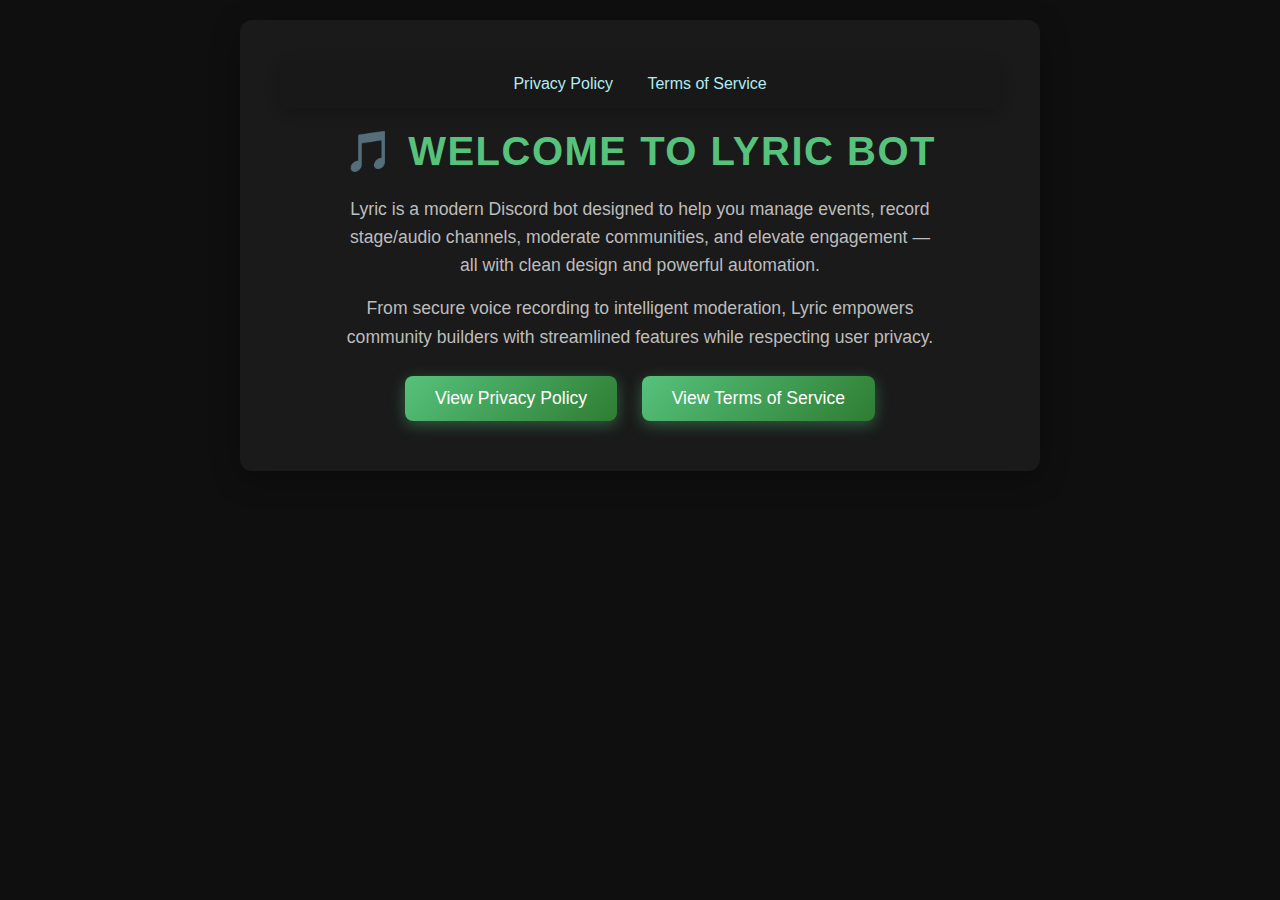
<file: index.html>
<!DOCTYPE html>
<html lang="en">
<head>
  <meta charset="UTF-8" />
  <meta name="viewport" content="width=device-width, initial-scale=1.0"/>
  <title>Lyric Bot – Discord Assistant</title>
  <link rel="stylesheet" href="style.css" />
</head>
<body>
  <div class="container">
    <nav>
      <a class="nav-link" href="privacy.html">Privacy Policy</a>
      <a class="nav-link" href="terms.html">Terms of Service</a>
    </nav>

    <h1>🎵 Welcome to Lyric Bot</h1>
    <p>
      Lyric is a modern Discord bot designed to help you manage events, record stage/audio channels, moderate communities, and elevate engagement — all with clean design and powerful automation.
    </p>

    <p>
      From secure voice recording to intelligent moderation, Lyric empowers community builders with streamlined features while respecting user privacy.
    </p>

    <a href="privacy.html" class="button">View Privacy Policy</a>
    <a href="terms.html" class="button">View Terms of Service</a>
  </div>
</body>
</html>
</file>
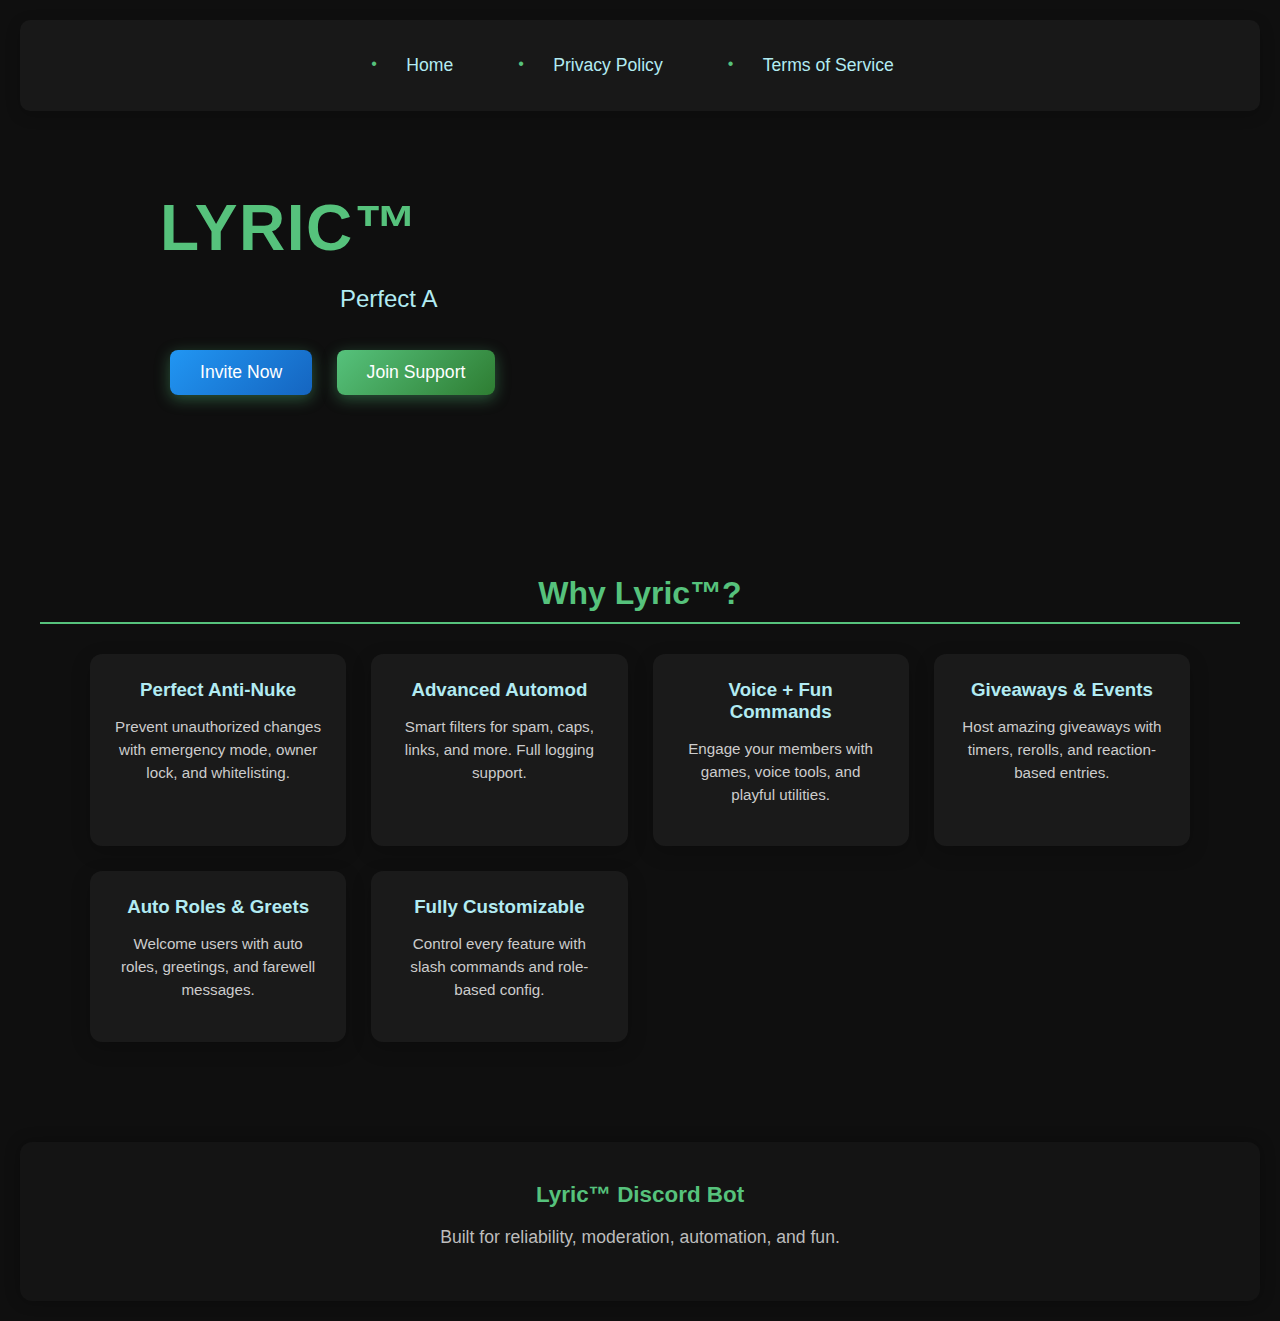
<file: privacy-policy.html>
<!DOCTYPE html>
<html lang="en">
<head>
    <meta charset="UTF-8">
    <meta name="viewport" content="width=device-width, initial-scale=1.0">
    <title>Lyric™ - Discord Bot</title>
    <link rel="stylesheet" href="styles.css">
</head>
<body>

    <nav>
        <ul>
            <li><a href="index.html">Home</a></li>
            <li><a href="privacy-policy.html">Privacy Policy</a></li>
            <li><a href="terms-of-service.html">Terms of Service</a></li>
            <!-- <li><a href="https://discord.com/oauth2/authorize?client_id=1322798569786445939&permissions=8&integration_type=0&scope=bot">Invite Lyric™</a></li> -->
        </ul>
    </nav>

    <header class="hero">
        <h1 class="brand">Lyric™</h1>
        <p class="typing" id="typingText"></p>
        <div class="cta-buttons">
            <a href="https://discord.com/oauth2/authorize?client_id=&permissions=8&integration_type=0&scope=bot" class="button invite-button">Invite Now</a>
            <a href="https://discord.gg/" class="button">Join Support</a>
        </div>
    </header>

    <section class="features">
        <h2>Why Lyric™?</h2>
        <div class="feature-grid">
            <div class="feature-card">
                <h3>Perfect Anti-Nuke</h3>
                <p>Prevent unauthorized changes with emergency mode, owner lock, and whitelisting.</p>
            </div>
            <div class="feature-card">
                <h3>Advanced Automod</h3>
                <p>Smart filters for spam, caps, links, and more. Full logging support.</p>
            </div>
            <div class="feature-card">
                <h3>Voice + Fun Commands</h3>
                <p>Engage your members with games, voice tools, and playful utilities.</p>
            </div>
            <div class="feature-card">
                <h3>Giveaways & Events</h3>
                <p>Host amazing giveaways with timers, rerolls, and reaction-based entries.</p>
            </div>
            <div class="feature-card">
                <h3>Auto Roles & Greets</h3>
                <p>Welcome users with auto roles, greetings, and farewell messages.</p>
            </div>
            <div class="feature-card">
                <h3>Fully Customizable</h3>
                <p>Control every feature with slash commands and role-based config.</p>
            </div>
        </div>
    </section>

    <footer>
        <div class="footer-branding">
            <!-- <img src="Lyric_logo.gif" alt="Lyric Logo" class="footer-logo"> -->
            <h3>Lyric™ Discord Bot</h3>
            <p>Built for reliability, moderation, automation, and fun.</p>
        </div>
        <div class="footer-links">
            <!-- <a href="https://discord.gg/MQED4xXGuC">Support Server</a> | -->
            <!-- <a href="https://discord.com/oauth2/authorize?client_id=1322798569786445939">Invite Lyric</a> | -->
            <!-- <a href="https://serverforge.netlify.app">Powered by D</a> -->
        </div>
        <!-- <div class="footer-credits">
            <p>Developed & Owned by <strong>Aryan [senior.fr]</strong> | Co-Partnered by <strong>Darkkkk [darkkkk.exe]</strong></p>
            <p>&copy; 2025 - <span id="currentYear"></span> Lyric™. All rights reserved.</p>
        </div> -->
    </footer>

    <script src="script.js"></script>
</body>
</html>
</file>
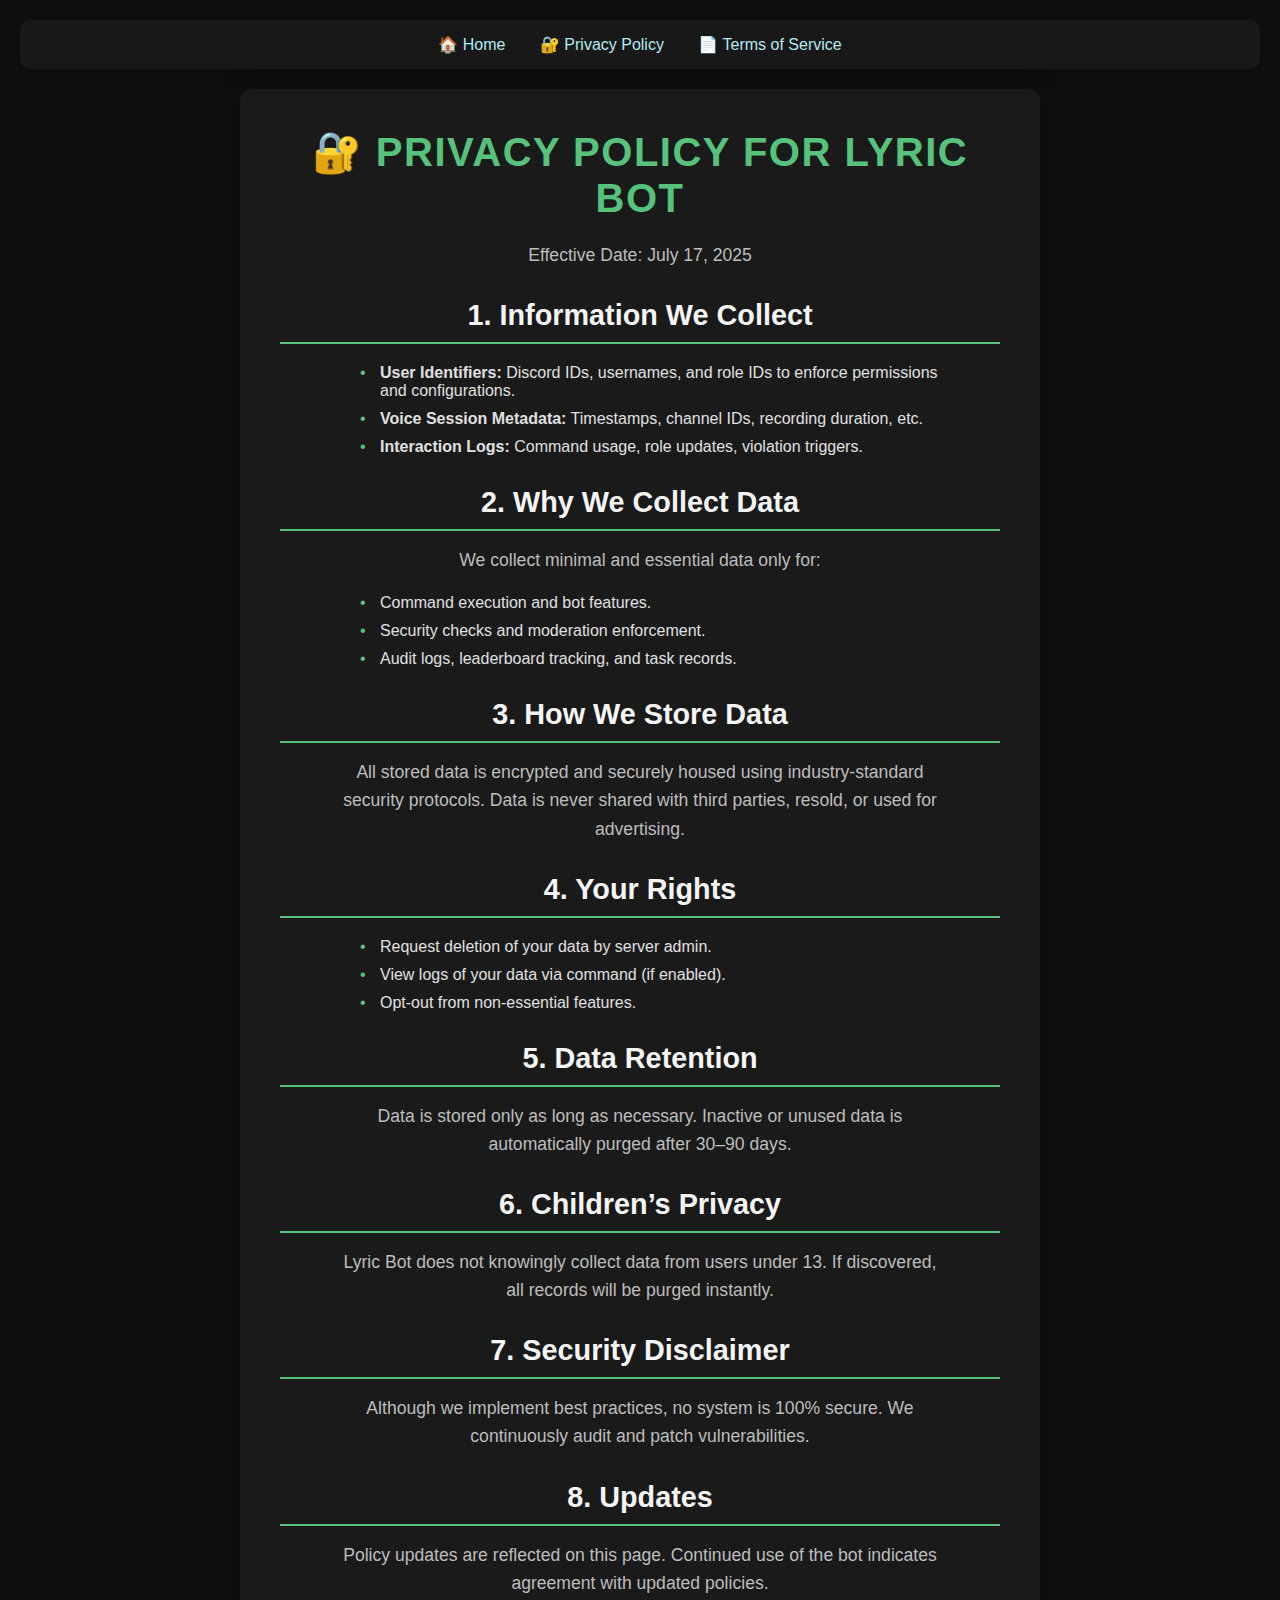
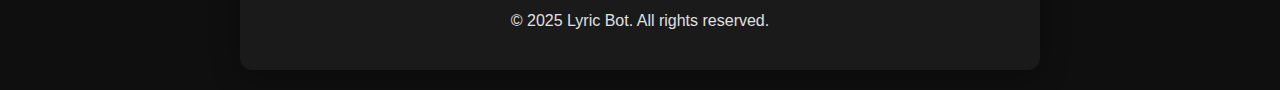
<file: privacy.html>
<!DOCTYPE html>
<html lang="en">
<head>
  <meta charset="UTF-8">
  <meta name="viewport" content="width=device-width, initial-scale=1.0">
  <title>Lyric Bot | Privacy Policy</title>
  <link rel="stylesheet" href="styles.css">
</head>
<body>
  <nav>
    <a class="nav-link" href="index.html">🏠 Home</a>
    <a class="nav-link" href="privacy.html">🔐 Privacy Policy</a>
    <a class="nav-link" href="terms.html">📄 Terms of Service</a>
  </nav>

  <div class="container">
    <h1>🔐 Privacy Policy for Lyric Bot</h1>
    <p>Effective Date: July 17, 2025</p>

    <h2>1. Information We Collect</h2>
    <ul>
      <li><strong>User Identifiers:</strong> Discord IDs, usernames, and role IDs to enforce permissions and configurations.</li>
      <li><strong>Voice Session Metadata:</strong> Timestamps, channel IDs, recording duration, etc.</li>
      <li><strong>Interaction Logs:</strong> Command usage, role updates, violation triggers.</li>
    </ul>

    <h2>2. Why We Collect Data</h2>
    <p>We collect minimal and essential data only for:</p>
    <ul>
      <li>Command execution and bot features.</li>
      <li>Security checks and moderation enforcement.</li>
      <li>Audit logs, leaderboard tracking, and task records.</li>
    </ul>

    <h2>3. How We Store Data</h2>
    <p>
      All stored data is encrypted and securely housed using industry-standard security protocols. Data is never shared with third parties, resold, or used for advertising.
    </p>

    <h2>4. Your Rights</h2>
    <ul>
      <li>Request deletion of your data by server admin.</li>
      <li>View logs of your data via command (if enabled).</li>
      <li>Opt-out from non-essential features.</li>
    </ul>

    <h2>5. Data Retention</h2>
    <p>
      Data is stored only as long as necessary. Inactive or unused data is automatically purged after 30–90 days.
    </p>

    <h2>6. Children’s Privacy</h2>
    <p>
      Lyric Bot does not knowingly collect data from users under 13. If discovered, all records will be purged instantly.
    </p>

    <h2>7. Security Disclaimer</h2>
    <p>
      Although we implement best practices, no system is 100% secure. We continuously audit and patch vulnerabilities.
    </p>

    <h2>8. Updates</h2>
    <p>
      Policy updates are reflected on this page. Continued use of the bot indicates agreement with updated policies.
    </p>

    <div class="footer">
      &copy; 2025 Lyric Bot. All rights reserved.
    </div>
  </div>
</body>
</html>
</file>
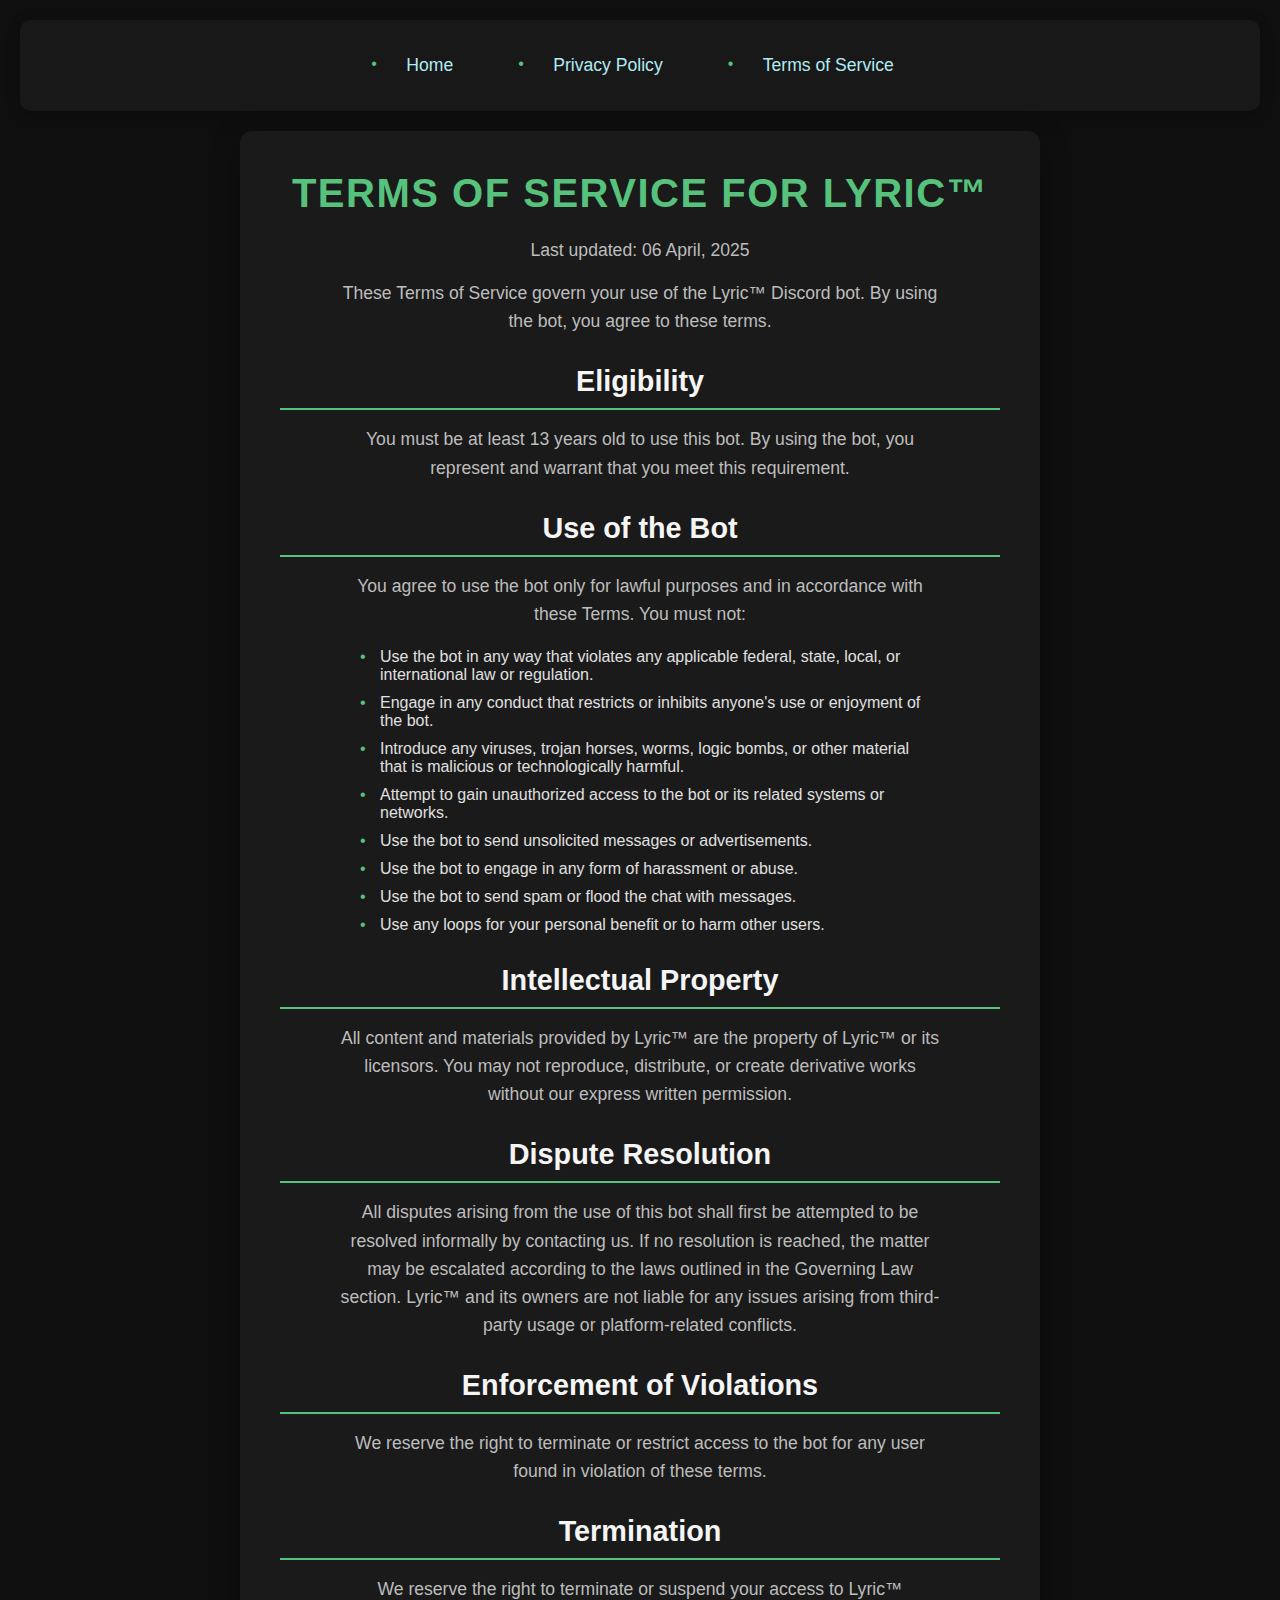
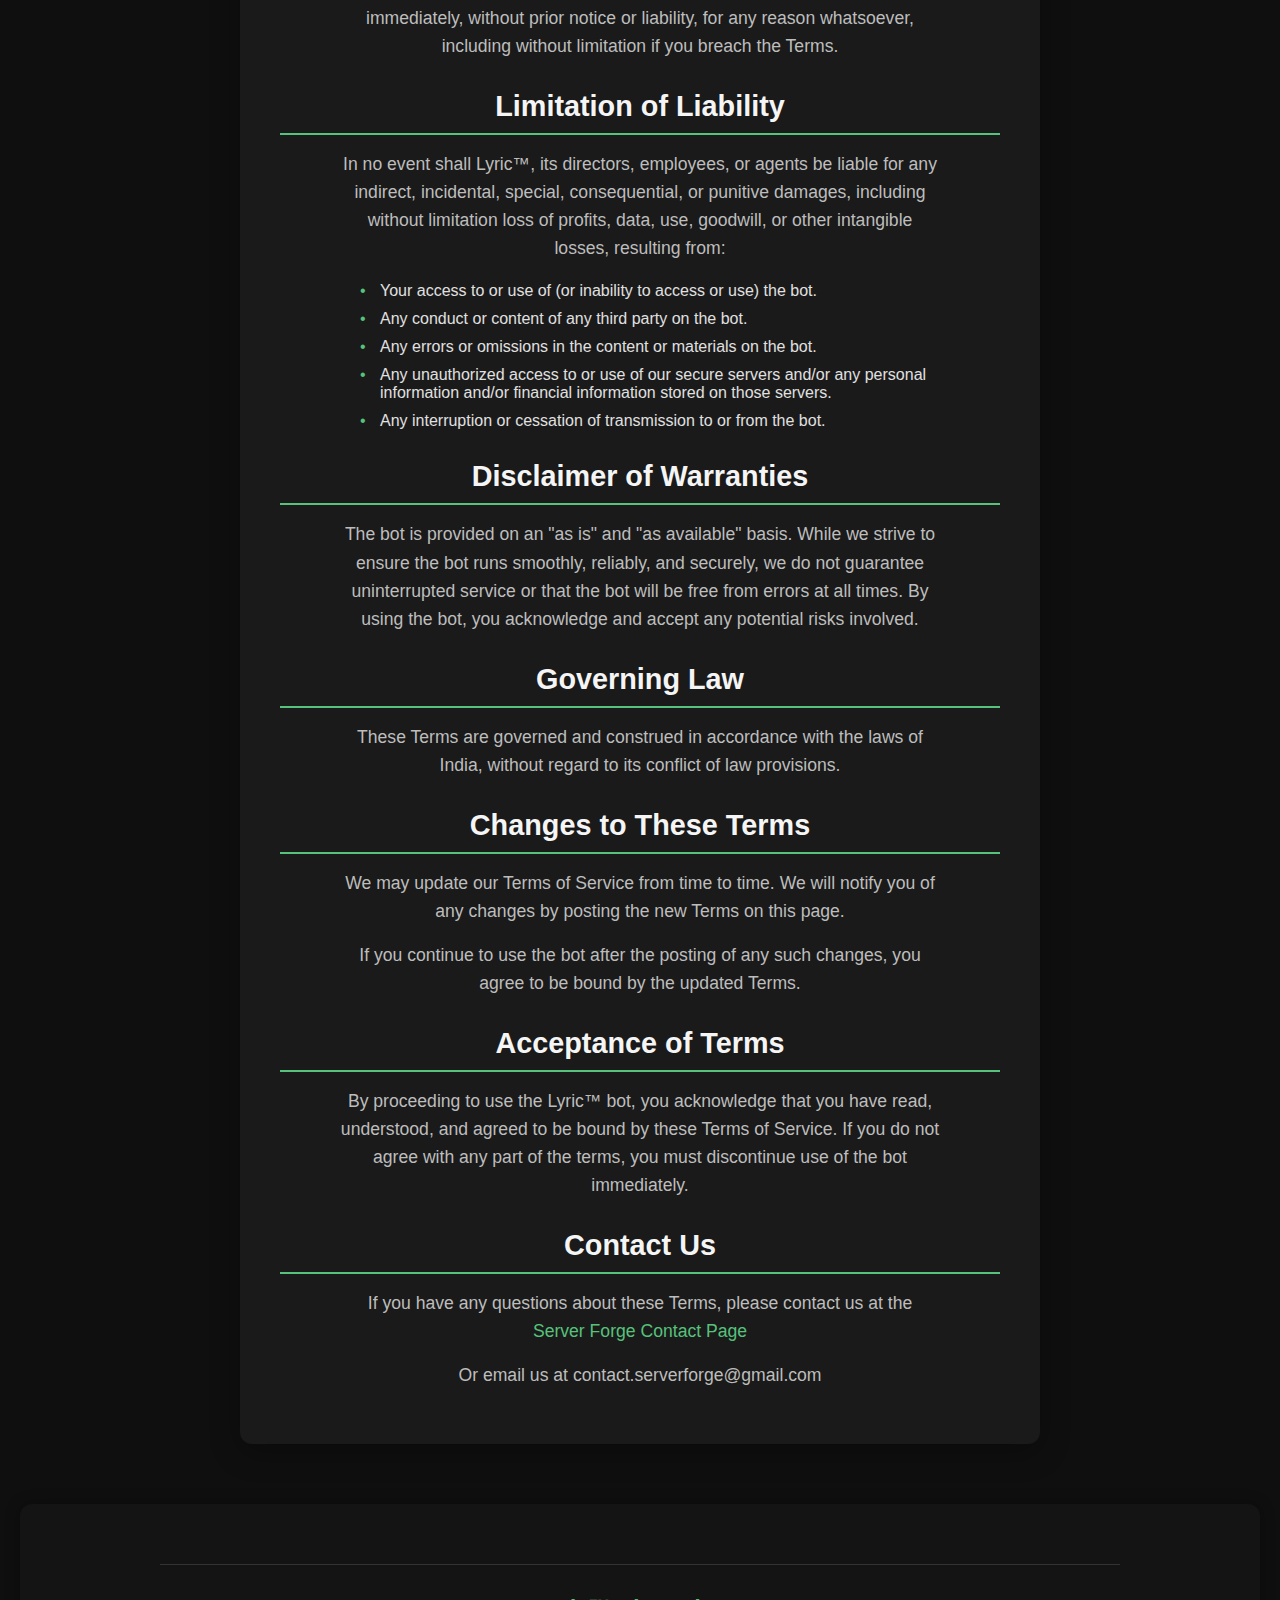
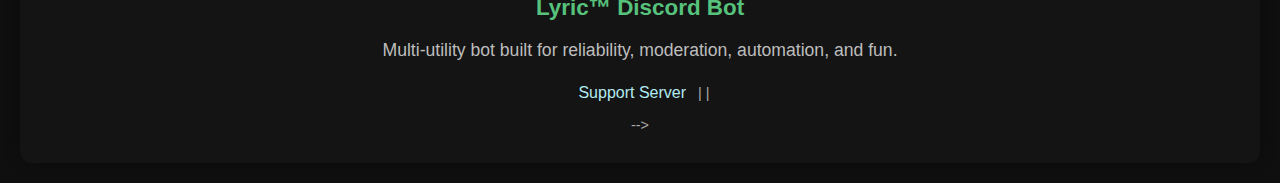
<file: terms-of-service.html>
<!DOCTYPE html>
<html lang="en">
<head>
    <meta charset="UTF-8">
    <meta name="viewport" content="width=device-width, initial-scale=1.0">
    <title>Terms of Service - Lyric™</title>
    <link rel="stylesheet" href="styles.css">
</head>
<body>
    <nav>
        <ul>
            <li><a href="index.html">Home</a></li>
            <li><a href="privacy-policy.html">Privacy Policy</a></li>
            <li><a href="terms-of-service.html">Terms of Service</a></li>
            <!-- <li><a href="https://discord.com/oauth2/authorize?client_id=1322798569786445939&permissions=8&integration_type=0&scope=bot">Invite Lyric™</a></li> -->
        </ul>
    </nav>

    <div class="container">
        <h1>Terms of Service for Lyric™</h1>
        <p>Last updated: 06 April, 2025</p>
        <p>These Terms of Service govern your use of the Lyric™ Discord bot. By using the bot, you agree to these terms.</p>

        <h2>Eligibility</h2>
        <p>You must be at least 13 years old to use this bot. By using the bot, you represent and warrant that you meet this requirement.</p>

        <h2>Use of the Bot</h2>
        <p>You agree to use the bot only for lawful purposes and in accordance with these Terms. You must not:</p>
        <ul>
            <li>Use the bot in any way that violates any applicable federal, state, local, or international law or regulation.</li>
            <li>Engage in any conduct that restricts or inhibits anyone's use or enjoyment of the bot.</li>
            <li>Introduce any viruses, trojan horses, worms, logic bombs, or other material that is malicious or technologically harmful.</li>
            <li>Attempt to gain unauthorized access to the bot or its related systems or networks.</li>
            <li>Use the bot to send unsolicited messages or advertisements.</li>
            <li>Use the bot to engage in any form of harassment or abuse.</li>
            <li>Use the bot to send spam or flood the chat with messages.</li>
            <li>Use any loops for your personal benefit or to harm other users.</li>
        </ul>

        <h2>Intellectual Property</h2>
        <p>All content and materials provided by Lyric™ are the property of Lyric™ or its licensors. You may not reproduce, distribute, or create derivative works without our express written permission.</p>

        <h2>Dispute Resolution</h2>
        <p>All disputes arising from the use of this bot shall first be attempted to be resolved informally by contacting us. If no resolution is reached, the matter may be escalated according to the laws outlined in the Governing Law section.
             Lyric™ and its owners are not liable for any issues arising from third-party usage or platform-related conflicts.</p>

        <h2>Enforcement of Violations</h2>
        <p>We reserve the right to terminate or restrict access to the bot for any user found in violation of these terms.</p>

        <h2>Termination</h2>
        <p>We reserve the right to terminate or suspend your access to Lyric™ immediately, without prior notice or liability, for any reason whatsoever, including without limitation if you breach the Terms.</p>

        <h2>Limitation of Liability</h2>
        <p>In no event shall Lyric™, its directors, employees, or agents be liable for any indirect, incidental, special, consequential, or punitive damages, including without limitation loss of profits, data, use, goodwill, or other intangible losses, resulting from:</p>
        <ul>
            <li>Your access to or use of (or inability to access or use) the bot.</li>
            <li>Any conduct or content of any third party on the bot.</li>
            <li>Any errors or omissions in the content or materials on the bot.</li>
            <li>Any unauthorized access to or use of our secure servers and/or any personal information and/or financial information stored on those servers.</li>
            <li>Any interruption or cessation of transmission to or from the bot.</li>
        </ul>

        <h2>Disclaimer of Warranties</h2>
        <p>The bot is provided on an "as is" and "as available" basis. While we strive to ensure the bot runs smoothly, reliably, and securely, we do not guarantee uninterrupted service or that the bot will be free from errors at all times. By using the bot, you acknowledge and accept any potential risks involved.</p>

        <h2>Governing Law</h2>
        <p>These Terms are governed and construed in accordance with the laws of India, without regard to its conflict of law provisions.</p>

        <h2>Changes to These Terms</h2>
        <p>We may update our Terms of Service from time to time. We will notify you of any changes by posting the new Terms on this page.</p>
        <p>If you continue to use the bot after the posting of any such changes, you agree to be bound by the updated Terms.</p>

        <h2>Acceptance of Terms</h2>
        <p>By proceeding to use the Lyric™ bot, you acknowledge that you have read, understood, and agreed to be bound by these Terms of Service. If you do not agree with any part of the terms, you must discontinue use of the bot immediately.</p>


        <h2>Contact Us</h2>
        <p>If you have any questions about these Terms, please contact us at the <a href="https://serverforge.netlify.app/contact"> Server Forge Contact Page </a></p>
        <p>Or email us at contact.serverforge@gmail.com</p> 
    </div>
    <footer>
        <hr style="border: none; border-top: 1px solid #333; margin: 30px auto; width: 80%;">
        <div class="footer-branding">
            <!-- <img src="Lyric_logo.gif" alt="Lyric Logo" class="footer-logo"> -->
            <h3>Lyric™ Discord Bot</h3>
            <p>Multi-utility bot built for reliability, moderation, automation, and fun.</p>
        </div>
    
        <div class="footer-links">
            <a href="https://discord.gg/MQED4xXGuC" target="_blank">Support Server</a>
            |
            <!-- <a href="https://discord.com/oauth2/authorize?client_id=1322798569786445939" target="_blank">Invite Lyric</a> -->
            |
            <!-- <a href="https://serverforge.netlify.app" target="_blank">Powered by Server Forge</a> -->
        </div>
    
        <!-- <div pclass="/"> -->
            <!-- <>Developed by <strong>Aryan [senior.fr]</strong> | Owned by <strong>Aryan [senior.fr]</strong></p>
            <p> Co-Partnered by <strong>Darkkkk [darkkkk.exe]</strong> </p>
            <p>&copy; 2025 - <span id="currentYear"></span> Lyric™. All rights reserved.</p>
        <!-- </div> --> -->
    </footer>
    
    <script src="script.js">
    </script>
    
</body>
</html>
</file>
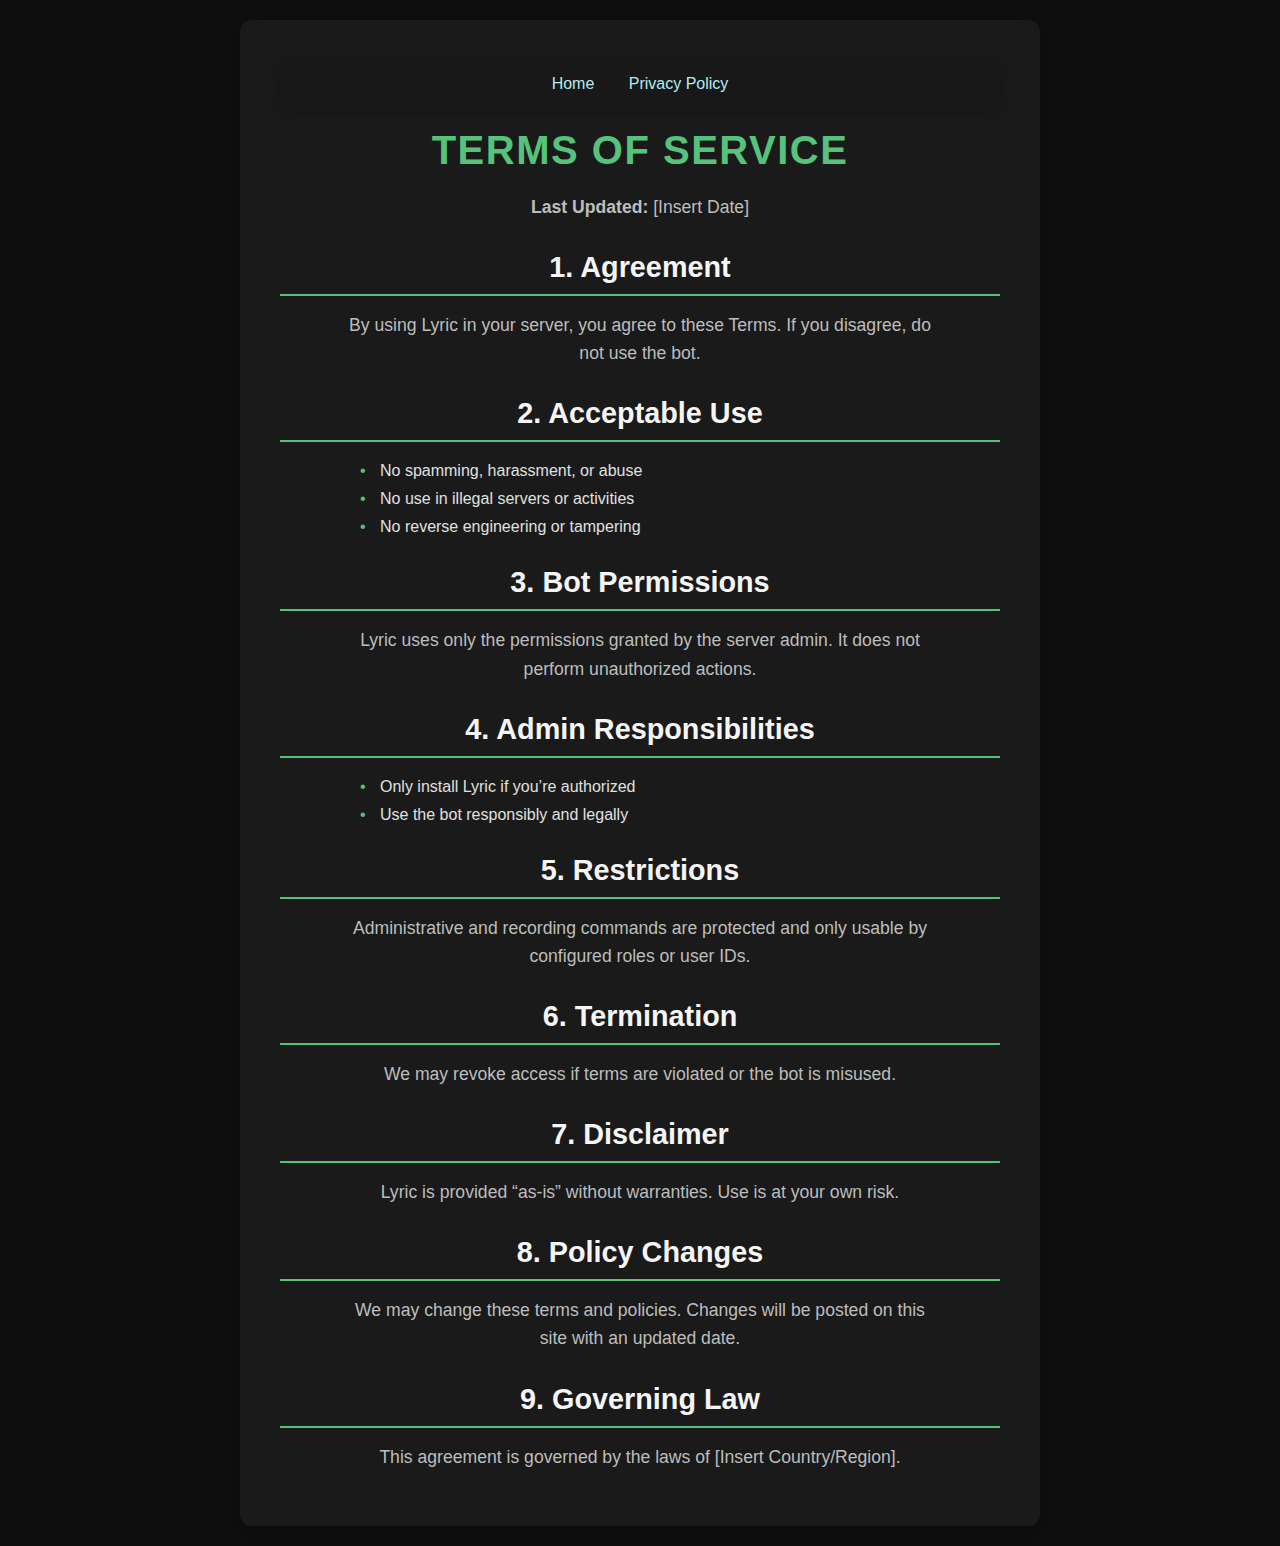
<file: terms.html>
<!DOCTYPE html>
<html lang="en">
<head>
  <meta charset="UTF-8" />
  <meta name="viewport" content="width=device-width, initial-scale=1.0"/>
  <title>Terms of Service – Lyric Bot</title>
  <link rel="stylesheet" href="style.css" />
</head>
<body>
  <div class="container">
    <nav>
      <a class="nav-link" href="index.html">Home</a>
      <a class="nav-link" href="privacy.html">Privacy Policy</a>
    </nav>

    <h1>Terms of Service</h1>
    <p><strong>Last Updated:</strong> [Insert Date]</p>

    <h2>1. Agreement</h2>
    <p>By using Lyric in your server, you agree to these Terms. If you disagree, do not use the bot.</p>

    <h2>2. Acceptable Use</h2>
    <ul>
      <li>No spamming, harassment, or abuse</li>
      <li>No use in illegal servers or activities</li>
      <li>No reverse engineering or tampering</li>
    </ul>

    <h2>3. Bot Permissions</h2>
    <p>Lyric uses only the permissions granted by the server admin. It does not perform unauthorized actions.</p>

    <h2>4. Admin Responsibilities</h2>
    <ul>
      <li>Only install Lyric if you’re authorized</li>
      <li>Use the bot responsibly and legally</li>
    </ul>

    <h2>5. Restrictions</h2>
    <p>Administrative and recording commands are protected and only usable by configured roles or user IDs.</p>

    <h2>6. Termination</h2>
    <p>We may revoke access if terms are violated or the bot is misused.</p>

    <h2>7. Disclaimer</h2>
    <p>Lyric is provided “as-is” without warranties. Use is at your own risk.</p>

    <h2>8. Policy Changes</h2>
    <p>We may change these terms and policies. Changes will be posted on this site with an updated date.</p>

    <h2>9. Governing Law</h2>
    <p>This agreement is governed by the laws of [Insert Country/Region].</p>
  </div>
</body>
</html>
</file>
<file: style.css>
* {
    margin: 0;
    padding: 0;
    box-sizing: border-box;
    font-family: 'Segoe UI', sans-serif;
}

body {
    background-color: #0f0f0f;
    color: #e0e0e0;
    padding: 20px;
}

nav {
    background: #181818;
    border-radius: 10px;
    margin-bottom: 30px;
    padding: 15px;
    text-align: center;
}

nav ul {
    display: flex;
    justify-content: center;
    flex-wrap: wrap;
    list-style: none;
    gap: 20px;
}

nav a {
    color: #b2ebf2;
    text-decoration: none;
    font-size: 1rem;
    transition: 0.3s ease;
    padding: 8px 15px;
    border-radius: 8px;
}

nav a:hover {
    background: #222;
    color: #56c27c;
}

.hero {
    text-align: left;
    max-width: 1000px;
    margin: 0 auto 40px;
    padding: 60px 20px;
}

.brand {
    font-size: 4rem;
    color: #56c27c;
    font-weight: 700;
    margin-bottom: 10px;
}

.typing {
    font-size: 1.5rem;
    color: #b2ebf2;
    height: 30px;
}

.cta-buttons {
    margin-top: 30px;
}

.button {
    display: inline-block;
    margin: 10px 15px 0 0;
    padding: 12px 25px;
    font-size: 1rem;
    color: white;
    background: linear-gradient(135deg, #56c27c, #2e7d32);
    border: none;
    border-radius: 10px;
    text-decoration: none;
    transition: all 0.3s ease;
    box-shadow: 0 4px 15px rgba(86, 194, 124, 0.3);
}

.button:hover {
    transform: translateY(-2px);
    background: linear-gradient(135deg, #45a049, #1b5e20);
}

.invite-button {
    background: linear-gradient(135deg, #2196F3, #1565C0);
}

.invite-button:hover {
    background: linear-gradient(135deg, #1976D2, #0D47A1);
}

.features {
    text-align: center;
    padding: 40px 20px;
}

.features h2 {
    font-size: 2rem;
    color: #56c27c;
    margin-bottom: 30px;
}

.feature-grid {
    display: grid;
    grid-template-columns: repeat(auto-fit, minmax(250px, 1fr));
    gap: 25px;
    max-width: 1100px;
    margin: auto;
}

.feature-card {
    background: #1a1a1a;
    padding: 25px;
    border-radius: 12px;
    box-shadow: 0 6px 20px rgba(0,0,0,0.2);
    transition: transform 0.3s;
}

.feature-card:hover {
    transform: translateY(-5px);
}

.feature-card h3 {
    color: #b2ebf2;
    margin-bottom: 10px;
}

.feature-card p {
    color: #ccc;
    font-size: 0.95rem;
    line-height: 1.5;
}

footer {
    background: #141414;
    padding: 30px 20px;
    border-radius: 10px;
    margin-top: 60px;
    text-align: center;
    color: #999;
}

.footer-logo {
    width: 60px;
    border-radius: 8px;
    margin-bottom: 10px;
    box-shadow: 0 4px 10px rgba(86, 194, 124, 0.2);
}

.footer-links {
    margin: 20px 0;
}

.footer-links a {
    color: #b2ebf2;
    margin: 0 8px;
    font-size: 0.95rem;
}

.footer-links a:hover {
    color: #56c27c;
    text-decoration: underline;
}

.footer-credits p {
    margin: 5px 0;
    font-size: 0.85rem;
    color: #888;
}

@media (max-width: 600px) {
    .brand {
        font-size: 2.5rem;
    }

    .typing {
        font-size: 1.1rem;
    }
}


/* General Reset */
* {
    margin: 0;
    padding: 0;
    box-sizing: border-box;
    font-family: 'Inter', sans-serif;
}

/* Body Styling */
body {
    background-color: #0f0f0f;
    color: #e0e0e0;
    text-align: center;
    padding: 20px;
}

/* Container */
.container {
    max-width: 800px;
    margin: auto;
    background: #1a1a1a;
    padding: 40px;
    border-radius: 12px;
    box-shadow: 0px 8px 30px rgba(0, 0, 0, 0.3);
    transition: transform 0.3s;
}

.container:hover {
    transform: scale(1.02);
}

/* Headings */
h1 {
    font-size: 2.5rem;
    color: #56c27c;
    text-transform: uppercase;
    margin-bottom: 20px;
    letter-spacing: 1.5px;
}

h2 {
    font-size: 1.8rem;
    color: #f5f5f5;
    margin-top: 30px;
    border-bottom: 2px solid #56c27c;
    padding-bottom: 10px;
}

/* Paragraphs */
p {
    font-size: 1.1rem;
    line-height: 1.6;
    margin: 15px auto;
    max-width: 600px;
    color: #bdbdbd;
}

/* Lists */
ul {
    text-align: left;
    margin: 20px auto;
    max-width: 600px;
    padding-left: 20px;
    list-style: none;
}

ul li {
    margin-bottom: 10px;
    position: relative;
    padding-left: 20px;
}

ul li::before {
    content: '•';
    color: #56c27c;
    position: absolute;
    left: 0;
    top: 0;
}

/* Navigation Bar */
nav {
    background: #181818;
    padding: 15px 0;
    border-radius: 10px;
    margin-bottom: 20px;
    box-shadow: 0px 4px 15px rgba(0, 0, 0, 0.2);
}

.nav-container {
    display: flex;
    justify-content: center;
    align-items: center;
    flex-wrap: wrap;
}

nav ul {
    list-style: none;
    display: flex;
    padding: 0;
}

nav ul li { 
    margin: 0 15px;
}

nav ul li a {
    color: #b2ebf2;
    text-decoration: none;
    font-size: 1.1rem;
    padding: 8px 15px;
    border-radius: 6px;
    transition: all 0.3s ease-in-out;
}

nav ul li a:hover {
    background: #222;
    color: #56c27c;
}

/* Buttons */
.button-container {
    margin-top: 30px;
}

.button {
    display: inline-block;
    padding: 12px 30px;
    margin: 10px;
    background: linear-gradient(135deg, #56c27c, #2e7d32);
    color: white;
    text-decoration: none;
    border-radius: 8px;
    font-size: 1.1rem;
    transition: all 0.3s;
    box-shadow: 0px 4px 15px rgba(86, 194, 124, 0.4);
}

.button:hover {
    background: linear-gradient(135deg, #45a049, #1b5e20);
    transform: translateY(-3px);
    box-shadow: 0px 6px 20px rgba(76, 175, 80, 0.6);
}

/* Special Invite Button */
.invite-button {
    background: linear-gradient(135deg, #2196F3, #1565C0);
}

.invite-button:hover {
    background: linear-gradient(135deg, #1976D2, #0D47A1);
}

/* Links */
a {
    color: #56c27c;
    text-decoration: none;
    transition: color 0.3s ease-in-out;
}

a:hover {
    color: #33a065;
    text-decoration: underline;
}

/* Footer */
footer {
    margin-top: 40px;
    font-size: 0.9rem;
    color: #777;
    text-align: center;
}

/* Responsive Design */
@media (max-width: 768px) {
    .container {
        width: 90%;
        padding: 25px;  
    }

    nav ul {
        flex-direction: column;
        align-items: center;
    }

    nav ul li {
        margin-bottom: 10px;
    }
}
/* Footer Styling */
footer {
    margin-top: 60px;
    padding: 30px 20px;
    background-color: #141414;
    color: #aaa;
    border-radius: 12px;
    box-shadow: 0px 0px 15px rgba(0, 0, 0, 0.3);
    text-align: center;
}

.footer-branding {
    margin-bottom: 20px;
}

.footer-logo {
    width: 60px;
    height: 60px;
    margin-bottom: 10px;
    border-radius: 10px;
    box-shadow: 0px 4px 10px rgba(86, 194, 124, 0.3);
}

.footer-branding h3 {
    color: #56c27c;
    margin: 10px 0 5px;
    font-size: 1.4rem;
}

.footer-links {
    margin: 15px 0;
}

.footer-links a {
    color: #b2ebf2;
    margin: 0 8px;
    font-size: 1rem;
    transition: color 0.3s ease;
}

.footer-links a:hover {
    color: #56c27c;
    text-decoration: underline;
}

.footer-credits p {
    font-size: 0.95rem;
    color: #888;
    margin: 4px 0;
}

@media (max-width: 600px) {
    .footer-links {
        display: flex;
        flex-direction: column;
        gap: 6px;
    }
}
/* Modal Styling */
.modal-overlay {
    position: fixed;
    top: 0;
    left: 0;
    width: 100%;
    height: 100%;
    background: rgba(0, 0, 0, 0.7);
    display: flex;
    justify-content: center;
    align-items: center;
    z-index: 9999;
}

.modal-box {
    background: #1f1f1f;
    padding: 30px;
    border-radius: 12px;
    box-shadow: 0 0 20px rgba(0, 255, 128, 0.2);
    max-width: 400px;
    width: 90%;
    color: #eee;
    text-align: center;
}

.modal-box h2 {
    margin-bottom: 10px;
    color: #56c27c;
}

.modal-box input {
    width: 80%;
    padding: 10px;
    margin-top: 15px;
    border-radius: 8px;
    border: none;
    background: #2c2c2c;
    color: #fff;
}

.modal-actions {
    margin-top: 20px;
}

.modal-actions button {
    background: #56c27c;
    color: white;
    padding: 10px 25px;
    border: none;
    border-radius: 8px;
    cursor: pointer;
    transition: background 0.3s ease;
}

.modal-actions button:hover {
    background: #45a049;
}
</file>
<file: styles.css>
* {
    margin: 0;
    padding: 0;
    box-sizing: border-box;
    font-family: 'Segoe UI', sans-serif;
}

body {
    background-color: #0f0f0f;
    color: #e0e0e0;
    padding: 20px;
}

nav {
    background: #181818;
    border-radius: 10px;
    margin-bottom: 30px;
    padding: 15px;
    text-align: center;
}

nav ul {
    display: flex;
    justify-content: center;
    flex-wrap: wrap;
    list-style: none;
    gap: 20px;
}

nav a {
    color: #b2ebf2;
    text-decoration: none;
    font-size: 1rem;
    transition: 0.3s ease;
    padding: 8px 15px;
    border-radius: 8px;
}

nav a:hover {
    background: #222;
    color: #56c27c;
}

.hero {
    text-align: left;
    max-width: 1000px;
    margin: 0 auto 40px;
    padding: 60px 20px;
}

.brand {
    font-size: 4rem;
    color: #56c27c;
    font-weight: 700;
    margin-bottom: 10px;
}

.typing {
    font-size: 1.5rem;
    color: #b2ebf2;
    height: 30px;
}

.cta-buttons {
    margin-top: 30px;
}

.button {
    display: inline-block;
    margin: 10px 15px 0 0;
    padding: 12px 25px;
    font-size: 1rem;
    color: white;
    background: linear-gradient(135deg, #56c27c, #2e7d32);
    border: none;
    border-radius: 10px;
    text-decoration: none;
    transition: all 0.3s ease;
    box-shadow: 0 4px 15px rgba(86, 194, 124, 0.3);
}

.button:hover {
    transform: translateY(-2px);
    background: linear-gradient(135deg, #45a049, #1b5e20);
}

.invite-button {
    background: linear-gradient(135deg, #2196F3, #1565C0);
}

.invite-button:hover {
    background: linear-gradient(135deg, #1976D2, #0D47A1);
}

.features {
    text-align: center;
    padding: 40px 20px;
}

.features h2 {
    font-size: 2rem;
    color: #56c27c;
    margin-bottom: 30px;
}

.feature-grid {
    display: grid;
    grid-template-columns: repeat(auto-fit, minmax(250px, 1fr));
    gap: 25px;
    max-width: 1100px;
    margin: auto;
}

.feature-card {
    background: #1a1a1a;
    padding: 25px;
    border-radius: 12px;
    box-shadow: 0 6px 20px rgba(0,0,0,0.2);
    transition: transform 0.3s;
}

.feature-card:hover {
    transform: translateY(-5px);
}

.feature-card h3 {
    color: #b2ebf2;
    margin-bottom: 10px;
}

.feature-card p {
    color: #ccc;
    font-size: 0.95rem;
    line-height: 1.5;
}

footer {
    background: #141414;
    padding: 30px 20px;
    border-radius: 10px;
    margin-top: 60px;
    text-align: center;
    color: #999;
}

.footer-logo {
    width: 60px;
    border-radius: 8px;
    margin-bottom: 10px;
    box-shadow: 0 4px 10px rgba(86, 194, 124, 0.2);
}

.footer-links {
    margin: 20px 0;
}

.footer-links a {
    color: #b2ebf2;
    margin: 0 8px;
    font-size: 0.95rem;
}

.footer-links a:hover {
    color: #56c27c;
    text-decoration: underline;
}

.footer-credits p {
    margin: 5px 0;
    font-size: 0.85rem;
    color: #888;
}

@media (max-width: 600px) {
    .brand {
        font-size: 2.5rem;
    }

    .typing {
        font-size: 1.1rem;
    }
}


/* General Reset */
* {
    margin: 0;
    padding: 0;
    box-sizing: border-box;
    font-family: 'Inter', sans-serif;
}

/* Body Styling */
body {
    background-color: #0f0f0f;
    color: #e0e0e0;
    text-align: center;
    padding: 20px;
}

/* Container */
.container {
    max-width: 800px;
    margin: auto;
    background: #1a1a1a;
    padding: 40px;
    border-radius: 12px;
    box-shadow: 0px 8px 30px rgba(0, 0, 0, 0.3);
    transition: transform 0.3s;
}

.container:hover {
    transform: scale(1.02);
}

/* Headings */
h1 {
    font-size: 2.5rem;
    color: #56c27c;
    text-transform: uppercase;
    margin-bottom: 20px;
    letter-spacing: 1.5px;
}

h2 {
    font-size: 1.8rem;
    color: #f5f5f5;
    margin-top: 30px;
    border-bottom: 2px solid #56c27c;
    padding-bottom: 10px;
}

/* Paragraphs */
p {
    font-size: 1.1rem;
    line-height: 1.6;
    margin: 15px auto;
    max-width: 600px;
    color: #bdbdbd;
}

/* Lists */
ul {
    text-align: left;
    margin: 20px auto;
    max-width: 600px;
    padding-left: 20px;
    list-style: none;
}

ul li {
    margin-bottom: 10px;
    position: relative;
    padding-left: 20px;
}

ul li::before {
    content: '•';
    color: #56c27c;
    position: absolute;
    left: 0;
    top: 0;
}

/* Navigation Bar */
nav {
    background: #181818;
    padding: 15px 0;
    border-radius: 10px;
    margin-bottom: 20px;
    box-shadow: 0px 4px 15px rgba(0, 0, 0, 0.2);
}

.nav-container {
    display: flex;
    justify-content: center;
    align-items: center;
    flex-wrap: wrap;
}

nav ul {
    list-style: none;
    display: flex;
    padding: 0;
}

nav ul li { 
    margin: 0 15px;
}

nav ul li a {
    color: #b2ebf2;
    text-decoration: none;
    font-size: 1.1rem;
    padding: 8px 15px;
    border-radius: 6px;
    transition: all 0.3s ease-in-out;
}

nav ul li a:hover {
    background: #222;
    color: #56c27c;
}

/* Buttons */
.button-container {
    margin-top: 30px;
}

.button {
    display: inline-block;
    padding: 12px 30px;
    margin: 10px;
    background: linear-gradient(135deg, #56c27c, #2e7d32);
    color: white;
    text-decoration: none;
    border-radius: 8px;
    font-size: 1.1rem;
    transition: all 0.3s;
    box-shadow: 0px 4px 15px rgba(86, 194, 124, 0.4);
}

.button:hover {
    background: linear-gradient(135deg, #45a049, #1b5e20);
    transform: translateY(-3px);
    box-shadow: 0px 6px 20px rgba(76, 175, 80, 0.6);
}

/* Special Invite Button */
.invite-button {
    background: linear-gradient(135deg, #2196F3, #1565C0);
}

.invite-button:hover {
    background: linear-gradient(135deg, #1976D2, #0D47A1);
}

/* Links */
a {
    color: #56c27c;
    text-decoration: none;
    transition: color 0.3s ease-in-out;
}

a:hover {
    color: #33a065;
    text-decoration: underline;
}

/* Footer */
footer {
    margin-top: 40px;
    font-size: 0.9rem;
    color: #777;
    text-align: center;
}

/* Responsive Design */
@media (max-width: 768px) {
    .container {
        width: 90%;
        padding: 25px;  
    }

    nav ul {
        flex-direction: column;
        align-items: center;
    }

    nav ul li {
        margin-bottom: 10px;
    }
}
/* Footer Styling */
footer {
    margin-top: 60px;
    padding: 30px 20px;
    background-color: #141414;
    color: #aaa;
    border-radius: 12px;
    box-shadow: 0px 0px 15px rgba(0, 0, 0, 0.3);
    text-align: center;
}

.footer-branding {
    margin-bottom: 20px;
}

.footer-logo {
    width: 60px;
    height: 60px;
    margin-bottom: 10px;
    border-radius: 10px;
    box-shadow: 0px 4px 10px rgba(86, 194, 124, 0.3);
}

.footer-branding h3 {
    color: #56c27c;
    margin: 10px 0 5px;
    font-size: 1.4rem;
}

.footer-links {
    margin: 15px 0;
}

.footer-links a {
    color: #b2ebf2;
    margin: 0 8px;
    font-size: 1rem;
    transition: color 0.3s ease;
}

.footer-links a:hover {
    color: #56c27c;
    text-decoration: underline;
}

.footer-credits p {
    font-size: 0.95rem;
    color: #888;
    margin: 4px 0;
}

@media (max-width: 600px) {
    .footer-links {
        display: flex;
        flex-direction: column;
        gap: 6px;
    }
}
/* Modal Styling */
.modal-overlay {
    position: fixed;
    top: 0;
    left: 0;
    width: 100%;
    height: 100%;
    background: rgba(0, 0, 0, 0.7);
    display: flex;
    justify-content: center;
    align-items: center;
    z-index: 9999;
}

.modal-box {
    background: #1f1f1f;
    padding: 30px;
    border-radius: 12px;
    box-shadow: 0 0 20px rgba(0, 255, 128, 0.2);
    max-width: 400px;
    width: 90%;
    color: #eee;
    text-align: center;
}

.modal-box h2 {
    margin-bottom: 10px;
    color: #56c27c;
}

.modal-box input {
    width: 80%;
    padding: 10px;
    margin-top: 15px;
    border-radius: 8px;
    border: none;
    background: #2c2c2c;
    color: #fff;
}

.modal-actions {
    margin-top: 20px;
}

.modal-actions button {
    background: #56c27c;
    color: white;
    padding: 10px 25px;
    border: none;
    border-radius: 8px;
    cursor: pointer;
    transition: background 0.3s ease;
}

.modal-actions button:hover {
    background: #45a049;
}
</file>
